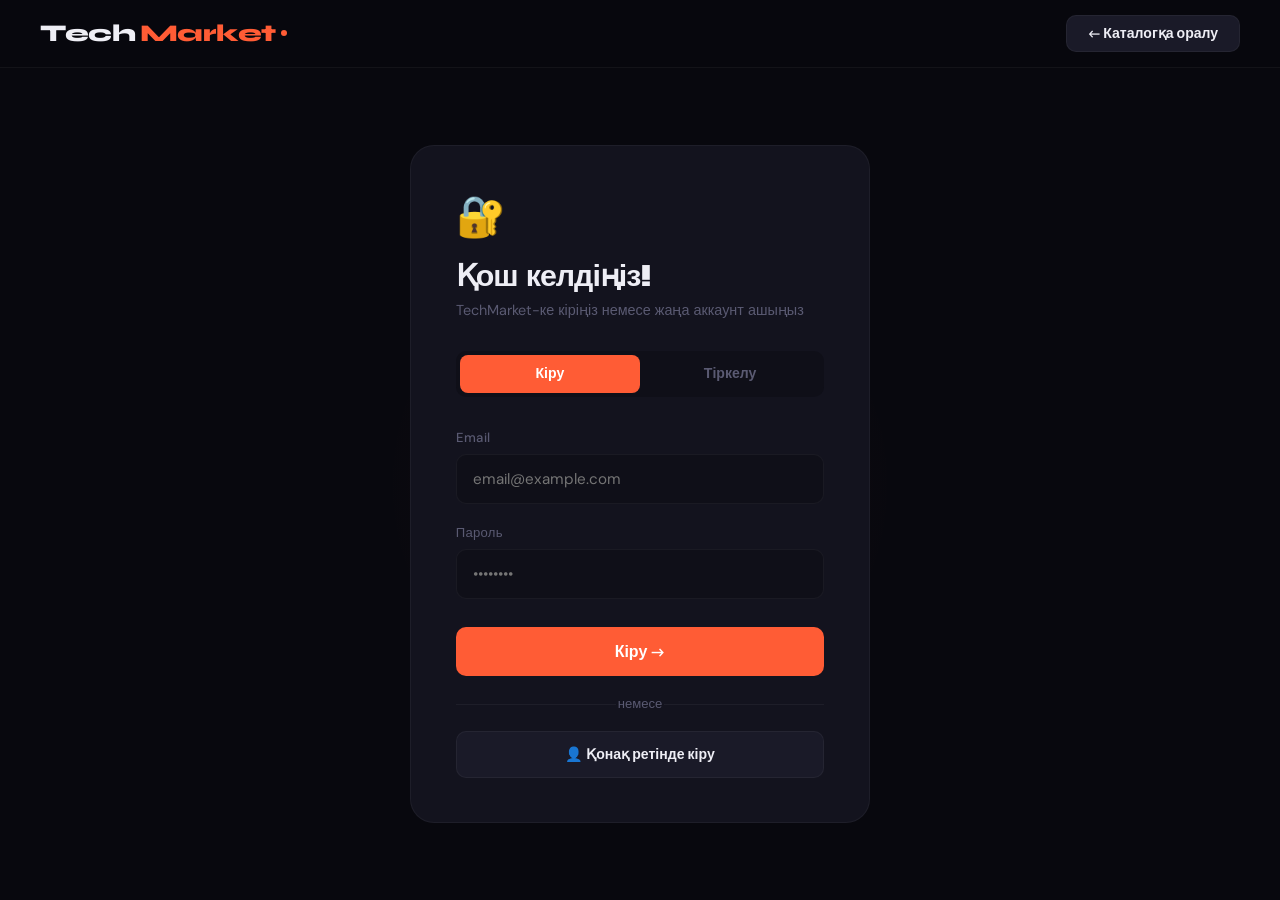
<file: сас/login.html>
<!DOCTYPE html>
<html lang="kk">
<head>
<meta charset="UTF-8">
<meta name="viewport" content="width=device-width, initial-scale=1.0">
<title>TechMarket — Кіру / Тіркелу</title>
<link rel="stylesheet" href="styles.css">
</head>
<body class="auth-page">

<nav id="mainNav">
  <a href="index.html" class="nav-logo">Tech<span>Market</span><span class="dot"></span></a>
  <div class="nav-actions">
    <a href="index.html" class="btn btn-ghost">← Каталогқа оралу</a>
  </div>
</nav>

<main class="auth-main">
  <div class="auth-bg-glow"></div>
  <div class="auth-card">
    <div class="auth-logo">🔐</div>
    <h1 class="auth-title">Қош келдіңіз!</h1>
    <p class="auth-sub">TechMarket-ке кіріңіз немесе жаңа аккаунт ашыңыз</p>

    <div class="auth-tabs">
      <div class="auth-tab active" id="loginTab" onclick="switchTab('login')">Кіру</div>
      <div class="auth-tab" id="registerTab" onclick="switchTab('register')">Тіркелу</div>
    </div>

    <div id="alertBox" class="alert-box"></div>

    <!-- LOGIN FORM -->
    <div id="loginForm">
      <div class="form-group">
        <label class="form-label">Email</label>
        <input type="email" class="form-input" id="loginEmail" placeholder="email@example.com">
        <div class="form-error" id="loginEmailErr">Дұрыс email енгізіңіз</div>
      </div>
      <div class="form-group">
        <label class="form-label">Пароль</label>
        <input type="password" class="form-input" id="loginPass" placeholder="••••••••">
        <div class="form-error" id="loginPassErr">Пароль кем дегенде 6 таңба болуы керек</div>
      </div>
      <button class="btn btn-primary" style="width:100%;padding:0.95rem;font-size:1rem;margin-top:0.5rem" onclick="handleLogin()">Кіру →</button>
      <div class="divider-or">немесе</div>
      <button class="btn btn-ghost" style="width:100%;padding:0.85rem" onclick="guestLogin()">👤 Қонақ ретінде кіру</button>
    </div>

    <!-- REGISTER FORM -->
    <div id="registerForm" style="display:none">
      <div class="form-group">
        <label class="form-label">Аты-жөні</label>
        <input type="text" class="form-input" id="regName" placeholder="Аты-жөніңіз">
        <div class="form-error" id="regNameErr">Атыңызды енгізіңіз (кем дегенде 2 таңба)</div>
      </div>
      <div class="form-group">
        <label class="form-label">Email</label>
        <input type="email" class="form-input" id="regEmail" placeholder="email@example.com">
        <div class="form-error" id="regEmailErr">Дұрыс email енгізіңіз</div>
      </div>
      <div class="form-group">
        <label class="form-label">Пароль</label>
        <input type="password" class="form-input" id="regPass" placeholder="Кем дегенде 6 таңба">
        <div class="form-error" id="regPassErr">Пароль кем дегенде 6 таңба болуы керек</div>
      </div>
      <div class="form-group">
        <label class="form-label">Паролді растаңыз</label>
        <input type="password" class="form-input" id="regPass2" placeholder="••••••••">
        <div class="form-error" id="regPass2Err">Пароль сәйкес келмейді</div>
      </div>
      <button class="btn btn-primary" style="width:100%;padding:0.95rem;font-size:1rem;margin-top:0.5rem" onclick="handleRegister()">Тіркелу →</button>
    </div>
  </div>
</main>

<script src="script.js"></script>
<script>
// Redirect if already logged in
if (localStorage.getItem('tmUser')) window.location.href = 'index.html';

function switchTab(tab) {
  document.getElementById('loginTab').classList.toggle('active', tab === 'login');
  document.getElementById('registerTab').classList.toggle('active', tab === 'register');
  document.getElementById('loginForm').style.display = tab === 'login' ? 'block' : 'none';
  document.getElementById('registerForm').style.display = tab === 'register' ? 'block' : 'none';
  clearAlert();
}

function showAlert(msg, type) {
  const a = document.getElementById('alertBox');
  a.textContent = msg; a.className = 'alert-box ' + type;
}

function clearAlert() {
  document.getElementById('alertBox').className = 'alert-box';
}

function validate(id, errId, condition) {
  const el = document.getElementById(id);
  const err = document.getElementById(errId);
  if (!condition) { el.classList.add('error-field'); err.classList.add('show'); return false; }
  el.classList.remove('error-field'); err.classList.remove('show'); return true;
}

function handleLogin() {
  clearAlert();
  const email = document.getElementById('loginEmail').value.trim();
  const pass = document.getElementById('loginPass').value;
  const v1 = validate('loginEmail', 'loginEmailErr', /\S+@\S+\.\S+/.test(email));
  const v2 = validate('loginPass', 'loginPassErr', pass.length >= 6);
  if (!v1 || !v2) return;

  const users = JSON.parse(localStorage.getItem('tmUsers') || '[]');
  const user = users.find(u => u.email === email && u.pass === pass);
  if (!user) { showAlert('❌ Email немесе пароль қате!', 'error'); return; }

  localStorage.setItem('tmUser', JSON.stringify(user));
  showAlert('✅ Сәтті кірдіңіз! Бет ауысуда...', 'success');
  setTimeout(() => window.location.href = 'index.html', 1200);
}

function handleRegister() {
  clearAlert();
  const name = document.getElementById('regName').value.trim();
  const email = document.getElementById('regEmail').value.trim();
  const pass = document.getElementById('regPass').value;
  const pass2 = document.getElementById('regPass2').value;

  const v1 = validate('regName', 'regNameErr', name.length >= 2);
  const v2 = validate('regEmail', 'regEmailErr', /\S+@\S+\.\S+/.test(email));
  const v3 = validate('regPass', 'regPassErr', pass.length >= 6);
  const v4 = validate('regPass2', 'regPass2Err', pass === pass2);
  if (!v1 || !v2 || !v3 || !v4) return;

  const users = JSON.parse(localStorage.getItem('tmUsers') || '[]');
  if (users.find(u => u.email === email)) {
    showAlert('❌ Бұл email тіркелген!', 'error'); return;
  }

  const newUser = { name, email, pass, id: Date.now() };
  users.push(newUser);
  localStorage.setItem('tmUsers', JSON.stringify(users));
  localStorage.setItem('tmUser', JSON.stringify(newUser));
  showAlert('✅ Тіркелу сәтті! Бет ауысуда...', 'success');
  setTimeout(() => window.location.href = 'index.html', 1200);
}

function guestLogin() {
  localStorage.setItem('tmUser', JSON.stringify({ name: 'Қонақ', email: 'guest', id: 0 }));
  window.location.href = 'index.html';
}
</script>
</body>
</html>
</file>
<file: сас/styles.css>
/* ===== TECHMARKET GLOBAL STYLES ===== */
@import url('https://fonts.googleapis.com/css2?family=Syne:wght@400;600;700;800&family=DM+Sans:ital,opsz,wght@0,9..40,300;0,9..40,400;0,9..40,500;1,9..40,400&display=swap');

:root {
  --bg: #08080e;
  --surface: #0f0f18;
  --card: #13131e;
  --card-hover: #191926;
  --border: #ffffff0c;
  --border-hover: #ffffff18;
  --accent: #ff5c35;
  --accent-dim: #ff5c3520;
  --accent2: #7c3aed;
  --text: #eeeef5;
  --text-dim: #a0a0b8;
  --muted: #5a5a72;
  --success: #10b981;
  --warning: #f59e0b;
  --error: #ef4444;
  --tag-bg: #1a1a28;
  --radius: 16px;
  --radius-sm: 10px;
  --radius-lg: 24px;
  --shadow: 0 8px 32px #00000040;
  --shadow-accent: 0 12px 40px #ff5c3520;
  --font-display: 'Syne', sans-serif;
  --font-body: 'DM Sans', sans-serif;
  --nav-height: 68px;
}

* { margin: 0; padding: 0; box-sizing: border-box; }

html { scroll-behavior: smooth; }

body {
  font-family: var(--font-body);
  background: var(--bg);
  color: var(--text);
  min-height: 100vh;
  -webkit-font-smoothing: antialiased;
}

/* ===== SCROLLBAR ===== */
::-webkit-scrollbar { width: 6px; }
::-webkit-scrollbar-track { background: var(--bg); }
::-webkit-scrollbar-thumb { background: #2a2a3a; border-radius: 3px; }
::-webkit-scrollbar-thumb:hover { background: #3a3a4a; }

/* ===== NAVIGATION ===== */
nav {
  position: sticky; top: 0; z-index: 200;
  background: #08080eee;
  backdrop-filter: blur(24px);
  -webkit-backdrop-filter: blur(24px);
  border-bottom: 1px solid var(--border);
  display: flex; align-items: center;
  justify-content: space-between;
  padding: 0 2.5rem;
  height: var(--nav-height);
  transition: box-shadow 0.3s;
}

nav.scrolled { box-shadow: 0 4px 32px #00000060; }

.nav-logo {
  font-family: var(--font-display);
  font-weight: 800; font-size: 1.5rem;
  letter-spacing: -0.5px;
  text-decoration: none; color: var(--text);
  display: flex; align-items: center; gap: 0.3rem;
}
.nav-logo span { color: var(--accent); }
.nav-logo .dot { 
  width: 6px; height: 6px; 
  background: var(--accent); 
  border-radius: 50%;
  display: inline-block;
  margin-bottom: 2px;
}

.nav-links {
  display: flex; gap: 2.5rem; align-items: center;
}
.nav-links a {
  color: var(--muted); text-decoration: none;
  font-size: 0.9rem; font-weight: 500;
  transition: color 0.2s;
  position: relative;
}
.nav-links a:hover { color: var(--text); }
.nav-links a.active { color: var(--text); }
.nav-links a.active::after {
  content: '';
  position: absolute; bottom: -4px; left: 0; right: 0;
  height: 2px; background: var(--accent); border-radius: 1px;
}

.nav-actions { display: flex; gap: 0.8rem; align-items: center; }

.btn { 
  display: inline-flex; align-items: center; 
  justify-content: center; gap: 0.5rem;
  border-radius: var(--radius-sm);
  font-family: var(--font-display);
  font-weight: 600; font-size: 0.88rem;
  cursor: pointer; transition: all 0.2s;
  text-decoration: none; border: none;
  white-space: nowrap;
}
.btn-primary {
  background: var(--accent); color: white;
  padding: 0.55rem 1.3rem;
}
.btn-primary:hover { background: #ff4422; transform: translateY(-1px); box-shadow: var(--shadow-accent); }
.btn-ghost {
  background: var(--tag-bg); color: var(--text);
  border: 1px solid var(--border);
  padding: 0.55rem 1.3rem;
}
.btn-ghost:hover { border-color: var(--accent); color: var(--accent); }
.btn-outline {
  background: transparent; color: var(--text);
  border: 1px solid var(--border);
  padding: 0.55rem 1.3rem;
}
.btn-outline:hover { border-color: var(--accent); color: var(--accent); }

.cart-count-badge {
  background: white; color: var(--accent);
  border-radius: 50%; width: 18px; height: 18px;
  font-size: 0.65rem; font-weight: 800;
  display: flex; align-items: center; justify-content: center;
  flex-shrink: 0;
}

/* ===== USER DROPDOWN ===== */
.user-menu { position: relative; }
.user-avatar {
  width: 36px; height: 36px;
  background: linear-gradient(135deg, var(--accent), var(--accent2));
  border-radius: 50%;
  display: flex; align-items: center; justify-content: center;
  font-family: var(--font-display); font-weight: 700; font-size: 0.9rem;
  cursor: pointer; transition: opacity 0.2s;
}
.user-avatar:hover { opacity: 0.85; }
.user-dropdown {
  position: absolute; top: calc(100% + 12px); right: 0;
  background: var(--card); border: 1px solid var(--border);
  border-radius: var(--radius); padding: 0.6rem;
  min-width: 200px;
  opacity: 0; visibility: hidden; transform: translateY(-8px);
  transition: all 0.2s;
  box-shadow: var(--shadow);
  z-index: 300;
}
.user-dropdown.show { opacity: 1; visibility: visible; transform: translateY(0); }
.dropdown-name {
  padding: 0.6rem 0.8rem;
  font-family: var(--font-display); font-weight: 700;
  font-size: 0.9rem;
}
.dropdown-email {
  padding: 0 0.8rem 0.8rem;
  font-size: 0.78rem; color: var(--muted);
}
.dropdown-divider { height: 1px; background: var(--border); margin: 0.4rem 0; }
.dropdown-item {
  padding: 0.65rem 0.8rem;
  border-radius: var(--radius-sm);
  font-size: 0.88rem; color: var(--text-dim);
  cursor: pointer; transition: all 0.15s;
  display: flex; align-items: center; gap: 0.6rem;
}
.dropdown-item:hover { background: var(--tag-bg); color: var(--text); }
.dropdown-item.danger { color: var(--error); }
.dropdown-item.danger:hover { background: #ef444415; }

/* ===== TOAST ===== */
.toast {
  position: fixed; bottom: 2rem; right: 2rem;
  background: var(--card); border: 1px solid var(--border);
  border-radius: var(--radius); padding: 1rem 1.4rem;
  display: flex; align-items: center; gap: 0.8rem;
  z-index: 1000;
  transform: translateY(120%) scale(0.9);
  opacity: 0;
  transition: all 0.35s cubic-bezier(0.34, 1.56, 0.64, 1);
  box-shadow: var(--shadow);
  max-width: 320px;
  font-size: 0.9rem;
}
.toast.show { transform: translateY(0) scale(1); opacity: 1; }
.toast-icon { font-size: 1.3rem; flex-shrink: 0; }

/* ===== HERO ===== */
.hero {
  max-width: 1240px; margin: 0 auto;
  padding: 5rem 2.5rem 2rem;
  display: grid; grid-template-columns: 1fr 1fr;
  gap: 3rem; align-items: center;
}
.hero-eyebrow {
  display: inline-flex; align-items: center; gap: 0.5rem;
  background: var(--accent-dim); border: 1px solid #ff5c3530;
  border-radius: 100px; padding: 0.35rem 0.9rem;
  font-size: 0.75rem; font-weight: 600;
  color: var(--accent); letter-spacing: 0.05em;
  text-transform: uppercase; margin-bottom: 1.2rem;
}
.hero-title {
  font-family: var(--font-display);
  font-weight: 800; font-size: clamp(2.4rem, 5vw, 4rem);
  line-height: 1.05; letter-spacing: -2px;
  margin-bottom: 1.2rem;
}
.hero-title .outline {
  -webkit-text-fill-color: transparent;
  -webkit-text-stroke: 1.5px var(--accent);
}
.hero-desc {
  color: var(--text-dim); font-size: 1.05rem;
  line-height: 1.75; max-width: 480px;
}
.hero-ctas { display: flex; gap: 1rem; margin-top: 2rem; }
.hero-ctas .btn { padding: 0.8rem 1.8rem; font-size: 0.95rem; }
.hero-stats {
  display: flex; gap: 2.5rem; margin-top: 2.5rem;
  padding-top: 2rem;
  border-top: 1px solid var(--border);
}
.stat-num {
  font-family: var(--font-display);
  font-weight: 800; font-size: 1.9rem;
  color: var(--accent); line-height: 1;
  margin-bottom: 0.2rem;
}
.stat-label { color: var(--muted); font-size: 0.8rem; }

.hero-visual {
  position: relative; height: 400px;
  display: flex; align-items: center; justify-content: center;
}
.hero-glow {
  position: absolute;
  width: 380px; height: 380px; border-radius: 50%;
  background: radial-gradient(circle, #ff5c3525 0%, transparent 70%);
  animation: pulse-glow 4s ease-in-out infinite;
}
@keyframes pulse-glow {
  0%,100% { transform: scale(1); opacity: 0.6; }
  50% { transform: scale(1.1); opacity: 1; }
}
.hero-device {
  position: relative; z-index: 2;
  animation: float 5s ease-in-out infinite;
}
.hero-device img {
  width: 280px; height: auto;
  filter: drop-shadow(0 30px 60px #ff5c3530);
  border-radius: 28px;
}
@keyframes float {
  0%,100% { transform: translateY(0) rotate(-1deg); }
  50% { transform: translateY(-18px) rotate(1deg); }
}
.floating-chip {
  position: absolute;
  background: var(--card); border: 1px solid var(--border);
  border-radius: 12px; padding: 0.55rem 1rem;
  font-size: 0.78rem; font-weight: 500;
  display: flex; align-items: center; gap: 0.5rem;
  white-space: nowrap;
  box-shadow: var(--shadow);
  backdrop-filter: blur(8px);
}
.chip-dot {
  width: 7px; height: 7px; border-radius: 50%;
  background: var(--success); flex-shrink: 0;
  box-shadow: 0 0 8px var(--success);
}
.floating-chip:nth-child(3) { top: 12%; left: -10%; animation: float2 6s ease-in-out infinite; }
.floating-chip:nth-child(4) { bottom: 18%; right: -8%; animation: float2 7s ease-in-out infinite 1s; }
.floating-chip:nth-child(5) { top: 55%; left: -15%; animation: float2 5s ease-in-out infinite 0.5s; }
@keyframes float2 {
  0%,100% { transform: translateY(0); }
  50% { transform: translateY(-10px); }
}

/* ===== BANNER ===== */
.promo-banner {
  max-width: 1240px; margin: 0 auto 3rem;
  padding: 0 2.5rem;
  display: grid; grid-template-columns: 1fr 1fr;
  gap: 1.2rem;
}
.banner-card {
  border-radius: var(--radius); padding: 2rem;
  position: relative; overflow: hidden;
  min-height: 160px;
  display: flex; flex-direction: column; justify-content: flex-end;
  cursor: pointer; transition: transform 0.3s;
}
.banner-card:hover { transform: translateY(-3px); }
.banner-card.fire {
  background: linear-gradient(135deg, #1a0808 0%, #2d1010 50%, #1a0808 100%);
  border: 1px solid #ff5c3530;
}
.banner-card.new-year {
  background: linear-gradient(135deg, #080d1a 0%, #101828 50%, #080d1a 100%);
  border: 1px solid #7c3aed30;
}
.banner-bg-icon {
  position: absolute; top: -20px; right: -10px;
  font-size: 8rem; opacity: 0.08;
  filter: blur(2px);
}
.banner-label {
  font-size: 0.72rem; font-weight: 700; letter-spacing: 0.1em;
  text-transform: uppercase; margin-bottom: 0.5rem;
  position: relative; z-index: 1;
}
.fire .banner-label { color: var(--accent); }
.new-year .banner-label { color: #a78bfa; }
.banner-title {
  font-family: var(--font-display); font-weight: 800;
  font-size: 1.5rem; letter-spacing: -0.5px;
  margin-bottom: 0.3rem;
  position: relative; z-index: 1;
}
.banner-sub {
  color: var(--text-dim); font-size: 0.85rem;
  position: relative; z-index: 1;
}

/* ===== CONTROLS ===== */
.controls-section {
  max-width: 1240px; margin: 0 auto 2rem;
  padding: 0 2.5rem;
}
.controls-row {
  display: flex; gap: 1rem; align-items: center;
  flex-wrap: wrap; margin-bottom: 1.2rem;
}
.search-wrap {
  flex: 1; min-width: 260px; position: relative;
}
.search-icon {
  position: absolute; left: 1rem; top: 50%;
  transform: translateY(-50%);
  color: var(--muted); font-size: 1rem; pointer-events: none;
}
.search-input {
  width: 100%;
  background: var(--card); border: 1px solid var(--border);
  border-radius: var(--radius-sm); padding: 0.8rem 1rem 0.8rem 3rem;
  color: var(--text); font-family: var(--font-body);
  font-size: 0.95rem; outline: none;
  transition: border-color 0.2s;
}
.search-input:focus { border-color: var(--accent); }
.search-input::placeholder { color: var(--muted); }

.sort-select {
  background: var(--card); border: 1px solid var(--border);
  border-radius: var(--radius-sm); padding: 0.8rem 1.2rem;
  color: var(--text); font-family: var(--font-body);
  font-size: 0.9rem; outline: none; cursor: pointer;
  transition: border-color 0.2s;
}
.sort-select:focus { border-color: var(--accent); }

.filter-tabs {
  display: flex; gap: 0.5rem; flex-wrap: wrap;
}
.filter-tab {
  background: var(--tag-bg); border: 1px solid var(--border);
  border-radius: var(--radius-sm); padding: 0.6rem 1.1rem;
  color: var(--muted); font-size: 0.85rem;
  cursor: pointer; transition: all 0.2s;
  font-family: var(--font-display); font-weight: 600;
}
.filter-tab:hover { border-color: var(--border-hover); color: var(--text); }
.filter-tab.active {
  background: var(--accent); border-color: var(--accent);
  color: white;
}

/* ===== PRODUCTS GRID ===== */
.products-section {
  max-width: 1240px; margin: 0 auto;
  padding: 0 2.5rem 4rem;
}
.section-header {
  display: flex; align-items: center; justify-content: space-between;
  margin-bottom: 1.5rem;
}
.section-title {
  font-family: var(--font-display);
  font-weight: 700; font-size: 1rem;
  color: var(--muted); letter-spacing: 0.06em;
  text-transform: uppercase;
}
.section-count {
  font-size: 0.85rem; color: var(--muted);
}

.products-grid {
  display: grid;
  grid-template-columns: repeat(auto-fill, minmax(260px, 1fr));
  gap: 1.2rem;
}

/* ===== PRODUCT CARD ===== */
.product-card {
  background: var(--card); border: 1px solid var(--border);
  border-radius: var(--radius); overflow: hidden;
  cursor: pointer; transition: all 0.28s ease;
  position: relative;
}
.product-card:hover {
  border-color: #ff5c3530;
  transform: translateY(-5px);
  box-shadow: var(--shadow-accent);
  background: var(--card-hover);
}

.card-badges {
  position: absolute; top: 0.9rem; left: 0.9rem;
  display: flex; gap: 0.4rem; z-index: 2;
}
.badge {
  font-size: 0.65rem; font-weight: 700;
  padding: 0.22rem 0.6rem; border-radius: 6px;
  font-family: var(--font-display); letter-spacing: 0.04em;
}
.badge-hot { background: #ff5c3520; color: var(--accent); border: 1px solid #ff5c3330; }
.badge-new { background: #10b98115; color: var(--success); border: 1px solid #10b98130; }
.badge-sale { background: #f59e0b15; color: var(--warning); border: 1px solid #f59e0b30; }

.wish-btn {
  position: absolute; top: 0.9rem; right: 0.9rem;
  background: var(--surface); border: 1px solid var(--border);
  border-radius: 8px; width: 32px; height: 32px;
  display: flex; align-items: center; justify-content: center;
  cursor: pointer; font-size: 0.85rem; z-index: 2;
  transition: all 0.2s;
  color: var(--muted);
}
.wish-btn:hover { border-color: #ef4444; color: #ef4444; background: #ef444415; }
.wish-btn.active { color: #ef4444; border-color: #ef4444; background: #ef444415; }

.card-img {
  height: 180px;
  display: flex; align-items: center; justify-content: center;
  font-size: 5.5rem;
  background: linear-gradient(180deg, transparent 0%, var(--surface) 100%);
  position: relative;
  overflow: hidden;
}
.card-img img {
  width: 100%; height: 100%;
  object-fit: cover;
  transition: transform 0.4s ease;
}
.product-card:hover .card-img img { transform: scale(1.06); }
.card-img-emoji {
  font-size: 5rem;
  filter: drop-shadow(0 8px 16px #00000040);
  transition: transform 0.3s;
}
.product-card:hover .card-img-emoji { transform: scale(1.08) translateY(-4px); }

.card-body { padding: 1.1rem 1.2rem 1.2rem; }
.card-category {
  font-size: 0.72rem; color: var(--muted);
  letter-spacing: 0.06em; text-transform: uppercase;
  font-weight: 600; margin-bottom: 0.4rem;
}
.card-name {
  font-family: var(--font-display); font-weight: 700;
  font-size: 1rem; margin-bottom: 0.4rem;
  line-height: 1.25;
}
.card-specs {
  font-size: 0.78rem; color: var(--muted);
  line-height: 1.5; margin-bottom: 1rem;
}
.card-footer {
  display: flex; align-items: center; justify-content: space-between;
  gap: 0.5rem;
}
.price-wrap { display: flex; flex-direction: column; gap: 0.1rem; }
.price {
  font-family: var(--font-display); font-weight: 800;
  font-size: 1.05rem; color: var(--text);
  line-height: 1;
}
.old-price {
  font-size: 0.78rem; color: var(--muted);
  text-decoration: line-through;
}
.add-btn {
  background: var(--accent); color: white;
  border: none; border-radius: var(--radius-sm);
  padding: 0.55rem 1rem;
  font-family: var(--font-display); font-weight: 700;
  font-size: 0.8rem; cursor: pointer;
  transition: all 0.2s; white-space: nowrap;
  flex-shrink: 0;
}
.add-btn:hover { background: #ff4020; }
.add-btn.added {
  background: var(--success); pointer-events: none;
}

/* ===== EMPTY STATE ===== */
.empty-state {
  grid-column: 1/-1; text-align: center;
  padding: 5rem 2rem;
}
.empty-icon { font-size: 4rem; margin-bottom: 1rem; }
.empty-text {
  font-family: var(--font-display); font-weight: 700;
  font-size: 1.2rem; color: var(--muted);
}

/* ===== CART PAGE ===== */
.page-wrap { max-width: 1040px; margin: 0 auto; padding: 3rem 2.5rem; }
.page-title {
  font-family: var(--font-display); font-weight: 800;
  font-size: 2.2rem; margin-bottom: 2rem;
  letter-spacing: -1px;
}
.cart-layout {
  display: grid; grid-template-columns: 1fr 340px;
  gap: 2rem; align-items: start;
}
.cart-items { display: flex; flex-direction: column; gap: 1rem; }

.cart-item {
  background: var(--card); border: 1px solid var(--border);
  border-radius: var(--radius); padding: 1.2rem;
  display: flex; gap: 1.2rem; align-items: center;
  transition: border-color 0.2s;
}
.cart-item:hover { border-color: var(--border-hover); }
.item-thumb {
  width: 70px; height: 70px; border-radius: 12px;
  background: var(--surface);
  display: flex; align-items: center; justify-content: center;
  font-size: 2.5rem; flex-shrink: 0;
  overflow: hidden;
}
.item-thumb img { width: 100%; height: 100%; object-fit: cover; }
.item-info { flex: 1; min-width: 0; }
.item-name {
  font-family: var(--font-display); font-weight: 700;
  font-size: 0.98rem; margin-bottom: 0.35rem;
  white-space: nowrap; overflow: hidden; text-overflow: ellipsis;
}
.item-price { color: var(--accent); font-weight: 600; font-size: 0.95rem; }
.item-unit { color: var(--muted); font-size: 0.78rem; }
.item-controls { display: flex; align-items: center; gap: 0.8rem; flex-shrink: 0; }
.qty-btn {
  background: var(--surface); border: 1px solid var(--border);
  border-radius: 8px; width: 32px; height: 32px;
  display: flex; align-items: center; justify-content: center;
  cursor: pointer; font-size: 1.1rem; transition: all 0.15s;
  color: var(--text);
}
.qty-btn:hover { border-color: var(--accent); color: var(--accent); }
.qty-num {
  font-family: var(--font-display); font-weight: 700;
  font-size: 1rem; min-width: 24px; text-align: center;
}
.remove-btn {
  background: none; border: none; cursor: pointer;
  color: var(--muted); font-size: 1.1rem; transition: color 0.2s; padding: 0.3rem;
}
.remove-btn:hover { color: var(--error); }

/* Summary */
.summary {
  background: var(--card); border: 1px solid var(--border);
  border-radius: var(--radius-lg); padding: 1.6rem;
  position: sticky; top: calc(var(--nav-height) + 16px);
}
.summary-title {
  font-family: var(--font-display); font-weight: 700;
  font-size: 1.1rem; margin-bottom: 1.4rem;
}
.summary-row {
  display: flex; justify-content: space-between;
  font-size: 0.9rem; margin-bottom: 0.9rem; color: var(--muted);
}
.summary-row.total {
  color: var(--text); font-weight: 700;
  font-family: var(--font-display); font-size: 1.15rem;
  border-top: 1px solid var(--border);
  padding-top: 0.9rem; margin-top: 0.4rem;
}
.promo-row {
  display: flex; gap: 0.6rem; margin: 1.2rem 0;
}
.promo-input {
  flex: 1;
  background: var(--surface); border: 1px solid var(--border);
  border-radius: var(--radius-sm); padding: 0.7rem 1rem;
  color: var(--text); font-family: var(--font-body);
  font-size: 0.9rem; outline: none; transition: border-color 0.2s;
}
.promo-input:focus { border-color: var(--accent); }
.promo-input::placeholder { color: var(--muted); }
.promo-apply {
  background: var(--tag-bg); border: 1px solid var(--border);
  border-radius: var(--radius-sm); padding: 0.7rem 1rem;
  color: var(--text); font-family: var(--font-display);
  font-weight: 600; font-size: 0.82rem; cursor: pointer;
  transition: all 0.2s; white-space: nowrap;
}
.promo-apply:hover { border-color: var(--accent); color: var(--accent); }
.promo-success {
  font-size: 0.8rem; color: var(--success);
  margin-bottom: 0.8rem; display: none;
  padding: 0.5rem 0.8rem;
  background: #10b98110; border-radius: 8px;
}
.promo-success.show { display: block; }

.checkout-btn {
  width: 100%; background: var(--accent);
  border: none; border-radius: var(--radius-sm); padding: 1rem;
  color: white; font-family: var(--font-display);
  font-weight: 700; font-size: 1rem; cursor: pointer;
  transition: all 0.2s; margin-top: 1rem;
}
.checkout-btn:hover { background: #ff4020; transform: translateY(-2px); box-shadow: var(--shadow-accent); }
.clear-btn {
  width: 100%; background: none;
  border: 1px solid var(--border); border-radius: var(--radius-sm); padding: 0.75rem;
  color: var(--muted); font-family: var(--font-display);
  font-weight: 600; font-size: 0.88rem; cursor: pointer;
  transition: all 0.2s; margin-top: 0.6rem;
}
.clear-btn:hover { border-color: var(--error); color: var(--error); }

/* Empty cart */
.empty-cart {
  grid-column: 1/-1; text-align: center; padding: 5rem 2rem;
}
.empty-cart-icon { font-size: 5rem; margin-bottom: 1rem; }
.empty-cart-title {
  font-family: var(--font-display); font-weight: 800;
  font-size: 1.6rem; margin-bottom: 0.7rem;
}
.empty-cart-sub { color: var(--muted); margin-bottom: 2rem; }

/* Order success */
.order-success {
  display: none; text-align: center; padding: 4rem;
  animation: fadeIn 0.4s ease;
}
@keyframes fadeIn { from { opacity: 0; transform: translateY(20px); } to { opacity: 1; transform: translateY(0); } }
.success-icon { font-size: 5rem; margin-bottom: 1rem; animation: pop 0.5s cubic-bezier(0.34,1.56,0.64,1); }
@keyframes pop { from { transform: scale(0); } to { transform: scale(1); } }
.success-title {
  font-family: var(--font-display); font-weight: 800;
  font-size: 2rem; margin-bottom: 0.8rem; letter-spacing: -1px;
}
.success-sub { color: var(--muted); margin-bottom: 2rem; font-size: 1.05rem; }

/* ===== AUTH PAGE ===== */
.auth-page {
  min-height: 100vh;
  display: flex; flex-direction: column;
}
.auth-main {
  flex: 1; display: flex;
  align-items: center; justify-content: center;
  padding: 3rem 1.5rem; position: relative; overflow: hidden;
}
.auth-bg-glow {
  position: absolute;
  width: 600px; height: 600px;
  background: radial-gradient(circle, #ff5c3512 0%, transparent 60%);
  border-radius: 50%; pointer-events: none;
  top: 50%; left: 50%; transform: translate(-50%, -50%);
}
.auth-card {
  width: 100%; max-width: 460px;
  background: var(--card); border: 1px solid var(--border);
  border-radius: var(--radius-lg); padding: 2.8rem;
  position: relative; z-index: 1;
}
.auth-logo { font-size: 2.5rem; margin-bottom: 1rem; }
.auth-title {
  font-family: var(--font-display); font-weight: 800;
  font-size: 1.9rem; margin-bottom: 0.4rem; letter-spacing: -1px;
}
.auth-sub { color: var(--muted); font-size: 0.9rem; margin-bottom: 2rem; }

.auth-tabs {
  display: flex; margin-bottom: 2rem;
  background: var(--surface); border-radius: var(--radius-sm); padding: 4px;
}
.auth-tab {
  flex: 1; text-align: center; padding: 0.65rem;
  border-radius: 8px; font-family: var(--font-display);
  font-weight: 600; font-size: 0.88rem; cursor: pointer;
  color: var(--muted); transition: all 0.2s;
}
.auth-tab.active { background: var(--accent); color: white; }

.form-group { margin-bottom: 1.2rem; }
.form-label {
  display: block; font-size: 0.82rem; color: var(--muted);
  margin-bottom: 0.5rem; font-weight: 500; letter-spacing: 0.02em;
}
.form-input {
  width: 100%;
  background: var(--surface); border: 1px solid var(--border);
  border-radius: var(--radius-sm); padding: 0.9rem 1rem;
  color: var(--text); font-family: var(--font-body);
  font-size: 0.95rem; outline: none; transition: border-color 0.2s;
}
.form-input:focus { border-color: var(--accent); }
.form-input.error-field { border-color: var(--error); }
.form-error {
  color: var(--error); font-size: 0.78rem;
  margin-top: 0.4rem; display: none;
}
.form-error.show { display: block; }

.divider-or {
  text-align: center; color: var(--muted);
  font-size: 0.82rem; margin: 1.2rem 0; position: relative;
}
.divider-or::before, .divider-or::after {
  content: ''; position: absolute; top: 50%;
  width: calc(50% - 24px); height: 1px; background: var(--border);
}
.divider-or::before { left: 0; }
.divider-or::after { right: 0; }

.alert-box {
  border-radius: var(--radius-sm); padding: 0.9rem 1rem;
  font-size: 0.88rem; margin-bottom: 1.2rem; display: none;
}
.alert-box.success {
  background: #10b98112; border: 1px solid #10b98130;
  color: var(--success); display: block;
}
.alert-box.error {
  background: #ef444412; border: 1px solid #ef444430;
  color: var(--error); display: block;
}

/* ===== FOOTER ===== */
footer {
  border-top: 1px solid var(--border);
  padding: 3rem 2.5rem;
  margin-top: auto;
}
.footer-inner {
  max-width: 1240px; margin: 0 auto;
  display: grid; grid-template-columns: 2fr 1fr 1fr 1fr;
  gap: 3rem;
}
.footer-brand .nav-logo { font-size: 1.3rem; margin-bottom: 0.8rem; }
.footer-desc { color: var(--muted); font-size: 0.88rem; line-height: 1.7; max-width: 280px; }
.footer-col-title {
  font-family: var(--font-display); font-weight: 700;
  font-size: 0.85rem; margin-bottom: 1rem;
  letter-spacing: 0.04em;
}
.footer-link {
  display: block; color: var(--muted); text-decoration: none;
  font-size: 0.88rem; margin-bottom: 0.65rem;
  transition: color 0.2s;
}
.footer-link:hover { color: var(--text); }
.footer-bottom {
  max-width: 1240px; margin: 2rem auto 0;
  padding-top: 2rem; border-top: 1px solid var(--border);
  display: flex; align-items: center; justify-content: space-between;
  color: var(--muted); font-size: 0.82rem;
}

/* ===== RESPONSIVE ===== */
@media (max-width: 1024px) {
  .hero { grid-template-columns: 1fr; padding: 3rem 2rem 1.5rem; }
  .hero-visual { display: none; }
  .promo-banner { grid-template-columns: 1fr; padding: 0 2rem; }
  .footer-inner { grid-template-columns: 1fr 1fr; }
  nav { padding: 0 1.5rem; }
}

@media (max-width: 768px) {
  .nav-links { display: none; }
  .hero-title { font-size: 2.2rem; }
  .cart-layout { grid-template-columns: 1fr; }
  .summary { position: static; }
  .footer-inner { grid-template-columns: 1fr; gap: 2rem; }
  .footer-bottom { flex-direction: column; gap: 0.5rem; }
  .controls-section { padding: 0 1.5rem; }
  .products-section { padding: 0 1.5rem 4rem; }
  .page-wrap { padding: 2rem 1.5rem; }
  nav { padding: 0 1.2rem; }
}
</file>
